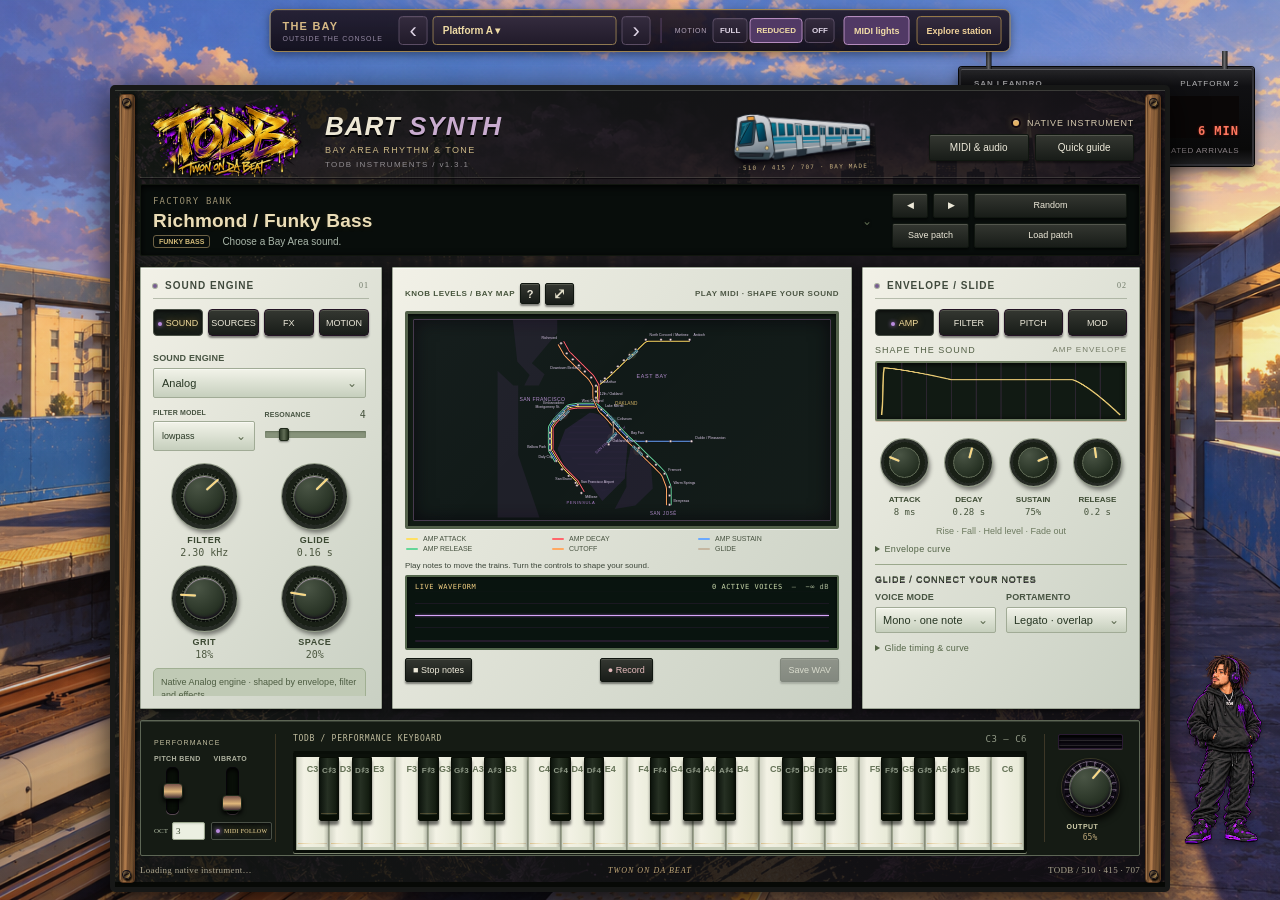
<file: ui/index.html>
<!doctype html><html lang="en"><head><meta charset="utf-8"><meta name="viewport" content="width=device-width"><title>TODB · BART SYNTH</title><link rel="stylesheet" href="native.css"><link rel="stylesheet" href="hardware.css"><link rel="stylesheet" href="polish.css"><link rel="stylesheet" href="studio.css"><link rel="stylesheet" href="environment.css"><link rel="stylesheet" href="scene-console.css"></head><body><div id="environmentScene" aria-label="Bay Area environment"></div><div id="environmentDock"></div><div id="environmentToast" role="status" aria-live="polite"></div><div class="synth-console">
<div class="case-screws" aria-hidden="true"><i></i><i></i><i></i><i></i></div>
<header><div class="brand"><img src="todb-graffiti.png" alt="TODB / twon on da beat"></div><div class="title"><h1>BART <span>SYNTH</span></h1><small>BAY AREA RHYTHM &amp; TONE</small><span class="edition">TODB INSTRUMENTS / v1.3.1</span></div><div class="train-badge"><img src="bart-train.svg" alt="Hand-drawn silver and blue rapid transit cars"><span>510 / 415 / 707 · BAY MADE</span></div><div class="header-actions"><small><i class="power-led"></i><span id="mode">NATIVE INSTRUMENT</span></small><button id="devices">MIDI &amp; audio</button><button id="help">Quick guide</button></div></header>
<section class="display"><div class="patch-info"><small id="count">FACTORY BANK</small><select id="bank" aria-label="Preset"></select><div><span id="category">FUNKY BASS</span><span id="description">Choose a Bay Area sound.</span></div></div><div class="tools"><button id="prev" aria-label="Previous preset">◀</button><button id="next" aria-label="Next preset">▶</button><button id="random">Random</button><button id="save">Save patch</button><button id="load">Load patch</button><input id="file" type="file" accept=".json" hidden></div></section>
<main><section class="left panel"><div class="module-label"><i></i>SOUND ENGINE<span>01</span></div><nav id="tabs"><button data-tab="main" class="active">Sound</button><button data-tab="osc">Sources</button><button data-tab="fx">FX</button><button data-tab="mod">Motion</button></nav><div id="controls"></div></section>
<section class="center panel"><div class="map-head"><span title="The trains visualize your sound controls">KNOB LEVELS / BAY MAP</span><button id="mapHelp" title="What does this map do?" aria-label="Explain the control map">?</button><button id="expandMap" title="Open large map">⤢</button><span class="play-hint">PLAY MIDI · SHAPE YOUR SOUND</span><select id="route" hidden></select></div><div class="screen-bezel"><svg id="map" viewBox="0 0 784 630" aria-label="Bay Area routes: trains follow controls"></svg></div><div id="mapLegend" class="map-foot"></div><p class="map-hint">Play notes to move the trains. Turn the controls to shape your sound.</p><div class="scope-panel"><div class="scope-head"><span>LIVE WAVEFORM</span><span id="voices">0 ACTIVE VOICES</span><span id="pitch">—</span><span id="level">−∞ dB</span></div><canvas id="scope" width="1100" height="140"></canvas><div id="levelBar"><i></i></div></div><div class="transport"><button id="panic">■ Stop notes</button><button id="record">● Record</button><button id="wav" disabled>Save WAV</button></div></section>
<section class="right panel"><div class="module-label"><i></i>ENVELOPE / SLIDE<span>02</span></div><nav id="envtabs"><button data-env="amp" class="active">Amp</button><button data-env="filter">Filter</button><button data-env="pitch">Pitch</button><button data-env="mod">Mod</button></nav><div class="env-heading"><span>SHAPE THE SOUND</span><small id="envName">AMP ENVELOPE</small></div><canvas id="envelope" width="420" height="116"></canvas><div id="env"></div><div class="glide-heading">GLIDE / CONNECT YOUR NOTES</div><div class="small-controls" id="voiceControls"></div></section></main>
<section class="piano-panel"><div class="performance"><span>PERFORMANCE</span><div id="wheels"></div><div class="octave-strip"><label>OCT <input id="octave" type="number" min="-1" max="7" value="3"></label><button id="followMidi" class="active" aria-pressed="true" title="Show the octave of incoming MIDI notes">MIDI FOLLOW</button></div></div><div class="keybed"><div class="keybed-label"><span>TODB / PERFORMANCE KEYBOARD</span><small id="keyRange">C3 – C6</small></div><div id="keys"></div></div><div class="output-module"><div class="vent" aria-hidden="true"></div><div id="outputControl" class="main-output"></div></div></section>
<footer><span id="notice">Loading native instrument…</span><span class="producer-stamp">TWON ON DA BEAT</span><span>TODB / 510 · 415 · 707</span></footer></div><dialog id="dialog"><button id="close" aria-label="Close">×</button><div id="dialogBody"></div></dialog><script type="module" src="native.js"></script></body></html>
</file>
<file: ui/native.css>
:root{color-scheme:dark;--gold:#e9c66c;--gold-soft:#9b7943;--purple:#b570ec;--ink:#13091f;--text:#eee3f6}*{box-sizing:border-box}.synth-console{margin:0;padding:12px;background:#16091e url('purple-bay-leaves.png') center/cover fixed;color:var(--text);font:12px 'Segoe UI',sans-serif;min-width:1060px;min-height:780px}.synth-console:before{content:'';position:absolute;inset:0;background:linear-gradient(180deg,#15061a20,#14091d52);pointer-events:none}.synth-console>*{position:relative}button,select,input{font:inherit;color:inherit}button{background:linear-gradient(#36213f,#1c1029);border:1px solid #866138;border-radius:6px;padding:7px 10px;cursor:pointer;box-shadow:inset 0 1px #f0c36112;transition:background .13s,border-color .13s}button:hover,button.active{border-color:var(--gold);color:#f5d875;background:linear-gradient(#64417b,#392048)}button:focus-visible,.dial:focus-visible{outline:2px solid #e8b6ff;outline-offset:3px}button:disabled{opacity:.4;cursor:default}input{accent-color:var(--purple);width:100%;background:#170d23;border:1px solid #79603b;border-radius:4px}input[type=number]{width:53px;padding:4px}header{display:flex;align-items:center;gap:24px;height:104px;padding:0 18px}.brand{display:flex;flex-direction:column;align-items:center;min-width:168px;transform:rotate(-4deg)}.brand strong{font:italic 900 54px Impact,'Segoe UI',sans-serif;letter-spacing:3px;color:#bd70e3;-webkit-text-stroke:1.4px var(--gold);text-shadow:3px 4px 0 #090311,5px 6px 0 #b18432,0 0 25px #b87b9255}.brand>span{font:italic 13px 'Segoe Print',cursive;color:#f2cf79;text-shadow:1px 2px #100313}.title h1{margin:0;font-size:30px;letter-spacing:3px;font-style:italic;font-weight:900;color:#f2d47f;text-shadow:3px 3px #15061f}.title h1 span{color:#dfbbf8}.title small{display:block;font-size:9px;letter-spacing:3px;color:#ccb2d4;margin-top:6px}header img{width:265px;height:100px;object-fit:contain;filter:drop-shadow(2px 6px 4px #000a);margin-left:auto}.header-actions{display:grid;grid-template-columns:1fr 1fr;gap:7px;min-width:208px}.header-actions small{grid-column:span 2;text-align:right;font-size:9px;letter-spacing:1.5px;color:#efd59d}.header-actions button{font-size:10px;padding:7px 9px}.display{display:flex;gap:18px;align-items:center;height:89px;padding:10px 17px;border:1px solid #a4824a;border-radius:10px;background:linear-gradient(100deg,#160e27ed,#211034ef);box-shadow:inset 0 0 0 3px #0d0714,inset 0 0 27px #a069bc10,0 4px 10px #0005}.patch-info{flex:1;min-width:0}.patch-info>small{font-size:9px;letter-spacing:1.4px;color:#ab895b}.patch-info>div{display:flex;gap:12px;align-items:center;white-space:nowrap;overflow:hidden;margin-top:5px}.patch-info #category{font-size:9px;font-weight:700;color:#f0d385;padding:3px 7px;border:1px solid #927137;border-radius:3px;flex:none}.patch-info #description{font-size:10px;color:#bca8c9;text-overflow:ellipsis;overflow:hidden}.tools{width:235px;display:grid;grid-template-columns:36px 36px 1fr;gap:5px}.tools #save,.tools #load{grid-column:span 1}.tools #save{grid-column:span 2}.tools button{font-size:10px;padding:7px 6px}main{display:grid;grid-template-columns:230px minmax(470px,1fr) 242px;gap:10px;margin:11px 0;height:476px}.panel{padding:11px;border:1px solid #bd9452;border-radius:11px;background:linear-gradient(145deg,#2c1239ed,#150c25f5);box-shadow:inset 0 0 0 3px #140c22,inset 0 1px #fff1,0 4px 9px #0005;min-width:0;overflow:hidden}nav{display:flex;gap:4px;margin-bottom:10px}nav button{flex:1;text-transform:uppercase;font-size:9px;padding:7px 2px;border-color:#806039;border-radius:4px}.control{display:block;margin:9px 0;min-width:0}.control>span{display:flex;justify-content:space-between;gap:5px;align-items:center;font-size:9px;text-transform:uppercase;color:#cdbbd8}.control output{color:#f5d87c;font:10px Consolas,monospace;flex:none}.control input[type=range]{margin:7px 0 0;border:0;height:7px}.control select{width:100%}.knobs{display:grid;grid-template-columns:1fr 1fr;gap:12px 6px;padding:8px 0}.knob{text-align:center;touch-action:none}.dial{width:65px;height:65px;margin:0 auto 7px;position:relative;border-radius:50%;border:2px solid #eccf74;background:radial-gradient(circle at 32% 22%,#d5a6ec,#77498f 28%,#361448 62%,#13091f 63%,#211329 78%,#866533 81%,#231427 88%);box-shadow:0 0 0 3px #170b26,0 0 0 4px #97713c,2px 5px 8px #0008}.dial:before{content:'';position:absolute;inset:12px;border:1px solid #d3a0df44;border-radius:50%}.dial:after{content:'';position:absolute;left:29px;top:8px;width:3px;height:19px;background:#f9d984;box-shadow:0 0 5px #e9c468;border-radius:2px;transform:rotate(var(--angle));transform-origin:50% 23px}.knob label{display:block;font-size:9px;letter-spacing:.9px;margin-top:5px}.knob output{display:block;font:10px Consolas,monospace;color:#f9d983;margin-top:3px}.knob input{width:83%;height:5px;margin:6px 0 0}#controls{max-height:424px;overflow:auto;padding:0 4px 8px 0;scrollbar-width:thin;scrollbar-color:#806239 #23102f}.source-note{font-size:9px;line-height:1.6;color:#c8aed9;border:1px solid #654073;border-radius:5px;padding:7px;margin:8px 0}.map-head{display:flex;gap:6px;align-items:center;height:25px;font-size:9px;letter-spacing:.7px;color:#e1c775}.map-head>span{white-space:nowrap}.map-head #expandMap{padding:2px 7px;font-size:15px}.map-head .pick{margin-left:auto;max-width:195px;font-size:9px}#map{display:block;height:268px;width:100%;margin-top:5px;background:radial-gradient(ellipse at 52% 44%,#321e44a6,#170d26);border:1px solid #675034;border-radius:7px}#map .station{cursor:pointer}#map .station:hover circle:first-of-type{fill:#f9d981;r:6}#map text{pointer-events:none;font-family:'Segoe UI',sans-serif}.map-foot{display:grid;grid-template-columns:repeat(3,1fr);gap:3px 7px;padding:7px 0;font-size:8px}.map-foot span{display:flex;align-items:center;gap:5px;white-space:nowrap}.map-foot i{width:15px;height:3px;border-radius:3px;display:inline-block}.scope-panel{border:1px solid #765332;border-radius:7px;background:#110a1c;padding:7px 9px}.scope-head{display:flex;align-items:center;gap:12px;font:8px Consolas,monospace;color:#cbaa70;letter-spacing:.5px}.scope-head span:first-child{margin-right:auto;color:#f3d183}#scope{display:block;width:100%;height:58px}#levelBar{height:3px;background:#382142;border-radius:3px;overflow:hidden}#levelBar i{display:block;height:100%;width:0;background:linear-gradient(90deg,#7b49b2,#d8a4fb,#f1d68b);transition:width .07s}.transport{display:flex;gap:5px;align-items:center;justify-content:space-between;padding-top:9px}.transport button{font-size:9px;padding:6px}.transport label{font-size:9px;white-space:nowrap}.transport input{width:45px;font-size:9px}.env-heading{display:flex;justify-content:space-between;font-size:8px;color:#d1b974;letter-spacing:.4px;margin:2px 0 7px}.env-heading small{font-size:8px;color:#be99d4}#envelope{width:100%;height:68px;background:#160d21;border:1px solid #705336;border-radius:6px}.env-faders{display:grid;grid-template-columns:repeat(4,1fr);gap:5px;margin-top:6px}.env-faders label{text-align:center;font-size:10px;color:#d6bcf0}.env-faders input{writing-mode:vertical-lr;direction:rtl;appearance:slider-vertical;height:93px;width:19px;display:block;margin:7px auto}.env-faders output{display:block;font:9px Consolas,monospace;color:var(--gold)}.glide-heading{font-size:9px;color:#f1cd80;border-top:1px solid #735335;margin-top:10px;padding-top:10px;letter-spacing:.8px}.small-controls{display:grid;grid-template-columns:1fr 1fr;gap:1px 8px;margin-top:2px}.tag{font:italic 16px 'Segoe Print',cursive;color:#d9aae9;transform:rotate(-4deg);text-align:right;margin:9px 5px 0;text-shadow:2px 2px #070311}.tag span{color:#e9c66c}.piano-panel{display:flex;align-items:center;gap:14px;padding:10px 13px;border:1px solid #a37b45;border-radius:9px;background:linear-gradient(100deg,#241232ee,#120b20f7);box-shadow:inset 0 0 0 3px #170c23}.piano-panel>span{font-size:10px;color:#e5c77c;letter-spacing:.8px;line-height:16px;min-width:118px}.piano-panel small{display:block;color:#c4a7d3;font-size:7px;letter-spacing:.8px}.piano-panel label{font-size:9px;max-width:55px;color:#d3b6df}.piano-panel input{display:block;margin-top:7px}#keys{display:flex;position:relative;height:75px;flex:1;overflow:hidden}#keys button{flex:1;min-width:16px;padding:54px 0 0;border-radius:0 0 3px 3px;border:1px solid #7b695f;background:linear-gradient(#f6edf9,#dbcedd 80%,#baa8bf);color:#715580;font-size:8px;box-shadow:inset 0 -4px #c0aec6}#keys button.black{min-width:17px;background:linear-gradient(90deg,#130c21,#33273d,#100a19);color:#d6bbed;height:48px;margin:0 -8px;padding:27px 0 0;z-index:2;box-shadow:inset 0 -5px #090511;border-color:#715581}#keys button.held{background:#9c5dc6;box-shadow:inset 0 -4px #5b307c;color:white}footer{display:flex;justify-content:space-between;gap:10px;margin-top:9px;color:#c7accf;font-size:9px}footer>span:first-child{overflow:hidden;white-space:nowrap;text-overflow:ellipsis}dialog{background:linear-gradient(140deg,#32173fed,#130b23f7);color:#eee0f5;border:1px solid #dbb35b;border-radius:12px;width:650px;max-width:90vw;max-height:91vh;padding:23px;box-shadow:0 0 0 4px #170b23,0 15px 100px #000b}dialog::backdrop{background:#090211ce;backdrop-filter:blur(4px)}dialog h2{color:#f0d284;letter-spacing:1px;font-size:21px}dialog h3{color:#d7a8ee;font-size:13px}dialog p{font-size:12px;line-height:1.7;color:#d2badf}dialog #close{float:right;font-size:18px;padding:2px 10px}.dialog-grid{display:grid;grid-template-columns:1fr 1fr;gap:8px 15px}dialog input[type=number]{width:100%;margin-top:6px}dialog.large-map{width:890px}.large-map svg{width:100%;height:min(68vh,600px)}.pick{display:block;position:relative;min-width:0}.pick>select{position:absolute;opacity:0;pointer-events:none;inset:0;width:100%}.pick>button{display:flex;align-items:center;justify-content:space-between;width:100%;min-width:0;gap:10px;padding:7px 9px;background:linear-gradient(#331b43,#1d102d);border-color:#8e6839;color:#edcc79;text-align:left}.pick>button span{min-width:0;overflow:hidden;white-space:nowrap;text-overflow:ellipsis}.pick>button b{font-size:12px;font-weight:400;color:#ce9be8}.pick>button[aria-expanded=true]{border-color:#e5c577;background:#402152}.patch-info>.pick>button{font-size:20px;letter-spacing:.2px;padding:1px 0;border:0;background:transparent}.popup{position:fixed;z-index:1000;overflow:auto;max-height:300px;padding:5px;border:1px solid #e2bb65;border-radius:8px;background:linear-gradient(135deg,#361545,#170c26);box-shadow:0 10px 45px #000b,0 0 0 3px #13081e;scrollbar-color:#bc9455 #241130}.popup button{display:flex;gap:12px;width:100%;border:0;box-shadow:none;border-radius:4px;background:none;text-align:left;color:#decae9;font-size:11px;padding:9px}.popup button:hover,.popup button[aria-selected=true]{background:#63387b;color:#ffdc87}.popup .choice-mark{color:#f2d487;width:10px;flex:none}.popup .group-heading{padding:7px 10px;font-size:9px;color:#dab466;text-transform:uppercase;letter-spacing:1.1px;position:sticky;top:-5px;background:#281235}.control .pick{margin-top:5px}.badge{border:1px solid #745836;border-radius:4px;padding:7px;color:#dbbd82;font-size:10px}.devices-note{padding:10px;background:#1c0d2d;border-left:3px solid #b873df}@media(min-width:1350px){main{grid-template-columns:255px minmax(470px,1fr) 255px}.tag{margin-top:5px}#map{height:268px}}@media(max-height:790px){header{height:88px}main{height:467px;margin:9px 0}.piano-panel{padding:8px 13px}#map{height:260px}}@media(prefers-reduced-motion:reduce){*{transition:none!important}}

/* Purple handheld-style case: original Bay Area markings. */
.synth-console{border:5px solid #694080;border-radius:23px;box-shadow:inset 0 0 0 2px #d9a6eb77,inset 0 0 0 7px #180a22,inset 0 0 24px #bc7be633;background-color:#190b26}.synth-console:after{content:'';position:fixed;inset:9px;border:1px solid #aa83bf55;border-radius:15px;pointer-events:none}header{border-bottom:1px solid #bc885732;margin-bottom:8px}.panel{border-color:#a58042;box-shadow:inset 0 0 0 3px #271235,inset 0 0 22px #a76acc08,0 4px 9px #0005}.dial:before{background:url('knob-bay.svg') center/contain no-repeat;opacity:.55;inset:12px;border:0;transform:rotate(var(--angle))}.dial label{position:absolute}.dial[data-city]:after{background:#f9d984}.knob{position:relative}.knob:after{content:attr(data-city);position:absolute}.dial[data-city]{--city:attr(data-city)}.dial[data-city]:before{content:attr(data-city);display:flex;align-items:flex-end;justify-content:center;padding-bottom:0;font:7px Consolas;color:#fff0;transform:rotate(var(--angle))}.left .knob:nth-child(2) .dial{border-color:#d0a2f1;background:radial-gradient(circle at 32% 22%,#e1c0f2,#8150a1 28%,#44165e 62%,#13091f 63%,#211329 78%,#a787c6 81%,#231427 88%)}.left .knob:nth-child(3) .dial{background:radial-gradient(circle at 32% 22%,#efd697,#987135 28%,#473020 62%,#13091f 63%,#211329 78%,#bd8a39 81%,#231427 88%)}.dial[data-city="510"]:before{background-image:url('knob-bay.svg')}.dial[data-city="415"]:before{background-image:url('knob-leaf.svg')}.dial[data-city="707"]:before{background-image:url('knob-bay.svg')}.dial[data-city="SF"]:before{background-image:url('knob-leaf.svg')}

.right .control{margin:5px 0}.right .control>span{font-size:8px;white-space:nowrap}.right .pick>button{font-size:10px;padding:6px 8px}.right .tag{display:none}.env-faders input{height:79px}#envelope{height:61px}.piano-panel .main-output{width:84px;flex:none}.main-output .control>span{display:block;font-size:8px}.main-output output{display:block;margin-top:4px}.piano-panel .main-output input{width:100%}.piano-panel .main-output .control{margin:0}.map-head .pick{font-size:8px}
.popup-search{position:sticky;top:0;z-index:1;padding:9px;margin:0 0 4px;width:100%;background:#1b0e2c;border:1px solid #a47a43;color:#ecd4fb;outline-color:#ebc778}.popup button[hidden]{display:none}.popup .group-heading[hidden]{display:none}
header{height:92px}.display{height:80px}main{height:463px}#map{height:254px}.piano-panel{padding-top:8px;padding-bottom:8px}header img{height:88px}@media(max-height:790px){header{height:82px}main{height:455px}#map{height:246px}}
.brand{min-width:194px;width:194px;transform:none}.brand img{width:194px;height:94px;margin:0;object-fit:contain;filter:drop-shadow(0 3px 3px #0008)}.title small{letter-spacing:1.9px}#keys button{touch-action:none}@media(max-height:790px){.brand img{height:83px}}
</file>
<file: ui/hardware.css>
/* TODB manufacturer-style chassis. Real controls remain separate from material textures. */
.synth-console{padding:12px 16px 11px;border:7px solid #201428;border-radius:18px;background-image:linear-gradient(100deg,#2b14364a,#0b080e40),url('purple-bay-leaves.png');background-position:center;background-size:cover;box-shadow:inset 0 0 0 2px #ba9353,inset 0 0 0 5px #211129,inset 0 4px 6px #d9b2ed66,inset 0 -9px 16px #050206c9,0 6px 16px #000b;min-height:780px}.synth-console:before{background:linear-gradient(180deg,#21132922,#06040933);border-radius:18px}.synth-console:after{inset:11px;border-radius:10px;border:1px solid #d2a65755;box-shadow:inset 0 2px 2px #dfb6e033}.case-screws{position:absolute;inset:0;pointer-events:none}.case-screws i{position:absolute;width:9px;height:9px;border-radius:50%;background:linear-gradient(125deg,#d3ae77,#31251d 45%,#ac8a50 75%,#281b17);box-shadow:inset 0 0 0 1px #141017,1px 2px 2px #000}.case-screws i:after{content:'';position:absolute;left:2px;right:2px;top:4px;height:1px;background:#100b0d;transform:rotate(-24deg)}.case-screws i:nth-child(1){left:7px;top:8px}.case-screws i:nth-child(2){right:7px;top:8px}.case-screws i:nth-child(3){left:7px;bottom:8px}.case-screws i:nth-child(4){right:7px;bottom:8px}
header{height:76px;gap:24px;padding:0 13px;margin-bottom:6px;border-bottom:1px solid #b292514a;box-shadow:0 1px #09060bc9}.brand{width:168px;min-width:168px}.brand img{width:168px;height:80px;filter:drop-shadow(0 1px 1px #0006)}.title h1{font-size:28px;letter-spacing:2px;text-shadow:1px 2px #130912,0 -1px #f9e4b144}.title small{font-size:8px;letter-spacing:1.7px;margin-top:3px;color:#e0c997}.edition{display:block;font:7px 'Segoe UI',sans-serif;letter-spacing:1.35px;color:#b59aaf;margin-top:5px}.train-badge{margin-left:auto;position:relative;transform:rotate(-1deg);width:208px;height:68px;padding:2px 8px 8px;border:1px solid #796c7477;border-radius:4px;background:linear-gradient(145deg,#b6a59818,#150e1755);box-shadow:inset 0 1px #ebdac633,1px 2px 4px #0007}.train-badge img{width:190px;height:56px;margin:0;filter:drop-shadow(0 3px 2px #0009)}.train-badge span{position:absolute;bottom:4px;left:0;right:0;text-align:center;font:6px Consolas,monospace;color:#d0b987;letter-spacing:1.2px}.header-actions{min-width:205px;gap:6px}.header-actions small{display:flex;justify-content:flex-end;align-items:center;gap:8px;font-size:8px;letter-spacing:.8px}.power-led,.module-label i{display:inline-block;width:6px;height:6px;flex:none;border-radius:50%;background:#e5b365;box-shadow:0 0 0 2px #12090f,0 0 7px #f6c36599,inset 0 1px #fff5}
button{border-radius:3px;border:1px solid #261722;background:linear-gradient(#61456c,#38213f 38%,#29162f 90%,#110b15);box-shadow:inset 0 1px #dbbce759,inset 1px 0 #96768b33,0 2px 0 #0a060e,0 3px 4px #0007;font-size:10px}button:hover{background:linear-gradient(#765782,#44264d);border-color:#b6915d;box-shadow:inset 0 1px #e2c5ea66,0 2px 0 #0a060e,0 3px 5px #0008}button:active{transform:translateY(1px);box-shadow:inset 0 2px 4px #14091c}button.active{border-color:#b09258;background:linear-gradient(#2c172f,#170d1e);box-shadow:inset 0 2px 4px #06020a,0 1px #94714b55;color:#f2d590;text-shadow:0 0 7px #e3aa3888}
.display{height:66px;border:2px solid #171117;border-radius:5px;padding:7px 12px;background:linear-gradient(100deg,#100a15f7,#191024f5);box-shadow:0 1px #c2a97c66,inset 0 2px 8px #000,inset 0 -1px #d6b9e11a;gap:20px}.patch-info>small{font:8px Consolas,monospace;letter-spacing:1.2px;color:#a7895c}.patch-info>.pick>button{font-size:18px;font-family:'Segoe UI',sans-serif;color:#ead790;text-shadow:0 0 8px #caa04422}.patch-info>div{margin-top:2px}.patch-info #description{font-size:9px}.patch-info #category{font-size:7px;border-color:#665339;padding:2px 5px}.tools{gap:5px;width:235px}.tools button{padding:5px 6px;font-size:9px;min-height:22px}
main{height:446px;grid-template-columns:228px minmax(450px,1fr) 248px;gap:11px;margin:10px 0}.panel{position:relative;padding:11px 12px;border:1px solid #7c613d;border-radius:5px;background-image:linear-gradient(125deg,#3c234bea,#1a1020f5),url('purple-bay-leaves.png');background-size:auto,800px;background-position:center,20% 65%;box-shadow:inset 0 1px #bc94bf66,inset 0 -2px 4px #000b,0 2px 3px #000a;overflow:hidden}.left{background-position:center,15% 53%}.right{background-position:center,89% 35%;overflow:auto;scrollbar-width:thin;scrollbar-color:#8b6b3c #211128}.module-label{display:flex;align-items:center;gap:8px;font-size:8px;letter-spacing:1.5px;color:#e3c47f;margin:0 0 9px;font-weight:600;text-shadow:0 1px #070208}.module-label span{margin-left:auto;color:#9d829d;font:7px Consolas}.module-label i{width:4px;height:4px;background:#b688d9;box-shadow:0 0 0 1px #170b23,0 0 4px #ca8ffbaa}nav{gap:4px;margin-bottom:7px}nav button{font-size:8px;padding:6px 2px;border-color:#231324;height:26px}.control{margin:8px 0}.control>span{font-size:8px;letter-spacing:.3px;color:#d5c1d9}.control output{font-size:9px;color:#efcf83;font-variant-numeric:tabular-nums}#controls{max-height:370px;padding-right:3px;scrollbar-color:#8e6c3e #24162c}.source-note{font-size:8px;line-height:1.55;background:#100a1677;border-color:#594160;color:#b9a4c4;padding:6px;margin:8px 0}.pick>button{border-radius:3px;background:linear-gradient(#140d1b,#211427);border:1px solid #0c080e;box-shadow:inset 0 2px 4px #000b,0 1px #c29a6955;color:#dac18b;padding:6px 8px;font-size:10px}.pick>button[aria-expanded=true]{border-color:#a57b43;background:#2b1936}.pick>button b{color:#baa08a}.popup{border-radius:4px;background:linear-gradient(#291832,#110b18);border-color:#b39155;box-shadow:0 12px 35px #000c,inset 0 1px #c9acdb44}.popup button{box-shadow:none}.popup-search{font:11px 'Segoe UI',sans-serif}.popup .group-heading{font-family:Consolas,monospace}
.knobs{padding:9px 2px 6px;gap:13px 12px}.knob{padding:2px 0}.dial{width:66px;height:66px;border:3px solid #161219;margin-bottom:9px;background:radial-gradient(circle at 34% 20%,#ba87c8,#5e3971 32%,#281835 66%,#09050e 67%,#27202d 79%,#100c16 82%);box-shadow:0 0 0 1px #bd995555,0 1px 0 3px #2a1b31,3px 6px 6px #000a,inset 0 1px 2px #f1cbed77,inset 0 -3px 4px #100715;cursor:ns-resize}.dial:before{inset:13px;opacity:.4;filter:drop-shadow(0 1px #060306)}.dial:after{left:28px;top:6px;width:3px;height:16px;transform-origin:50% 24px;background:#f4d391;box-shadow:0 0 3px #c68f4455}.left .knob:nth-child(2) .dial{border-color:#1c1224;background:radial-gradient(circle at 35% 20%,#b7a2ce,#655179 32%,#302037 66%,#0c0711 67%,#25182e 79%,#100c16 82%)}.left .knob:nth-child(3) .dial{border-color:#201b15;background:radial-gradient(circle at 35% 20%,#e0cf9c,#8a754b 32%,#433320 66%,#0c0711 67%,#372c21 79%,#100c16 82%)}.left .knob:nth-child(4) .dial{background:radial-gradient(circle at 35% 20%,#b3a1c8,#635671 32%,#322b3c 66%,#09050e 67%,#27202d 79%,#100c16 82%)}.knob label{font-size:8px;letter-spacing:.65px;color:#e3cda4;font-weight:600;text-shadow:0 1px #08030e}.knob output{font-size:9px;margin-top:3px}.knob input{margin-top:6px;height:5px}
input[type=range]{appearance:none;height:5px;border:0;background:linear-gradient(#09060d,#281a30);box-shadow:0 1px #c2a0ce44,inset 0 1px 2px #000;border-radius:2px;cursor:pointer}input[type=range]::-webkit-slider-thumb{appearance:none;width:11px;height:11px;border-radius:2px;border:1px solid #301d17;background:linear-gradient(100deg,#b88445,#f5d79b 35%,#af823e 70%,#866338);box-shadow:0 1px 2px #000, inset 0 1px #faedc899}input[type=range]::-moz-range-thumb{width:11px;height:11px;border-radius:2px;border:1px solid #352214;background:#e4bd76}input[type=number]{background:#0d0813;border-color:#251829;border-radius:2px;box-shadow:inset 0 2px 3px #000,0 1px #ae8e6b44;color:#e1cb98;font:9px Consolas}
.center{background-image:linear-gradient(140deg,#1f1724f5,#130e19f8),url('purple-bay-leaves.png');padding:10px}.map-head{height:27px;color:#d6bf87;font-size:8px;letter-spacing:1.2px;margin-bottom:4px}.map-head #expandMap{font-size:15px;height:22px;line-height:16px;padding:1px 7px}.map-head .pick{max-width:197px}.map-head .pick>button{font:8px Consolas;padding:6px}.screen-bezel{padding:6px;border:3px solid #09070c;border-radius:5px;background:#221627;box-shadow:inset 0 1px 3px #695b6e,0 1px #c1a26c66,0 2px 4px #0009;position:relative}.screen-bezel:after{content:'';position:absolute;inset:6px;background:linear-gradient(135deg,#d8baed06,transparent 42%,#f2d09703);pointer-events:none}#map{height:225px;margin:0;border:1px solid #473a4e;border-radius:1px;background:radial-gradient(ellipse at 50% 45%,#251b35,#100d17);box-shadow:inset 0 0 18px #050209b3}.map-foot{padding:6px 1px;gap:3px 6px;font:7px 'Segoe UI',sans-serif;color:#c7b6cf}.map-foot i{height:2px;width:12px}.scope-panel{padding:6px 8px;border-radius:3px;border:2px solid #0a070d;background:#09080f;box-shadow:inset 0 1px 6px #000,0 1px #86705655}.scope-head{font-size:7px;letter-spacing:.5px;gap:9px;color:#ab9674}#scope{height:49px}#levelBar{height:2px;background:#241b2b}.transport{padding-top:8px;gap:7px}.transport button{font-size:8px;padding:5px 8px;height:24px}.transport label{font:8px Consolas;color:#c9ad80}.transport input{font-size:9px;padding:4px;min-height:21px}.transport #record{color:#e4babb}
.right .control{margin:4px 0}.right .control>span{font-size:8px}.env-heading{font-size:7px;letter-spacing:1px;margin-bottom:6px}.env-heading small{font-size:7px}#envelope{height:50px;border:2px solid #0c0712;border-radius:3px;background:#100b16;box-shadow:0 1px #ab815c66,inset 0 1px 5px #000}.env-faders{margin-top:8px;gap:10px}.env-faders label{font-size:9px;color:#d7bd95}.env-faders input{appearance:none;width:12px;height:73px;margin:7px auto;background:linear-gradient(90deg,#070509,#2c1e32,#08060c);border:1px solid #09060c;box-shadow:0 1px #b79cab44,inset 0 0 3px #000;border-radius:2px}.env-faders input::-webkit-slider-thumb{appearance:none;width:24px;height:16px;border:1px solid #1a0f14;border-radius:2px;background:repeating-linear-gradient(0deg,#b09765 0 2px,#514333 2px 3px,#d7c18a 3px 4px);box-shadow:0 2px 3px #000b,inset 0 1px #efd8a6aa}.env-faders output{font-size:8px;color:#edcd88}.env-faders+.control{margin-top:8px}.glide-heading{margin-top:7px;padding-top:8px;font-size:8px;letter-spacing:.8px;border-color:#75603c66;text-shadow:0 1px #09020f}.small-controls{gap:2px 10px;margin-top:4px}.small-controls .control>span{font-size:7px;letter-spacing:.25px}.small-controls .pick>button{font-size:9px;padding:5px 6px}.right .control input[type=range]{margin-top:6px}
.piano-panel{height:136px;padding:10px 13px;gap:14px;border:1px solid #56472e;border-radius:5px;background:linear-gradient(155deg,#201628ee,#0d0a13f5);box-shadow:inset 0 3px 6px #000d,0 1px #b7945f66;align-items:stretch}.performance{width:122px;min-width:122px;border-right:1px solid #9b764b4d;padding-right:11px}.performance>span{font-size:7px;letter-spacing:1.1px;color:#d4b581}.performance #wheels{display:grid;grid-template-columns:1fr 1fr;gap:9px;margin-top:5px}.performance .control{margin:2px 0}.performance .control>span{display:block;font-size:7px;letter-spacing:.4px}.performance .control output{display:none}.performance input[type=range]{writing-mode:vertical-lr;direction:rtl;width:13px;height:47px;margin:5px 12px 2px;background:repeating-linear-gradient(0deg,#160e1c 0 4px,#26192e 4px 5px);border:1px solid #060409;border-radius:5px;box-shadow:0 1px #ba8dad66,inset 0 2px 4px #000}.performance input[type=range]::-webkit-slider-thumb{width:20px;height:16px;border-radius:4px;background:linear-gradient(0deg,#443037,#e0b77a 45%,#77534a);box-shadow:0 3px 4px #000}.octave-strip{display:flex;gap:6px;align-items:center;justify-content:space-between;margin-top:4px}.piano-panel .octave-strip label{display:flex;align-items:center;gap:4px;font:7px Consolas;max-width:none;color:#b69c7c}.piano-panel .octave-strip input{width:33px;margin:0;padding:3px}.octave-strip button{font:6px Consolas;letter-spacing:.3px;padding:5px 4px;white-space:nowrap}.keybed{min-width:0;flex:1;padding:0 3px 2px}.keybed-label{display:flex;justify-content:space-between;font:7px Consolas,monospace;color:#b69a6d;letter-spacing:.8px;height:17px}.keybed-label small{font-size:6px;color:#a58cac;letter-spacing:.5px}#keys{height:98px;background:#070509;border:3px solid #08050b;border-radius:2px;box-shadow:inset 0 4px 9px #000,0 1px #ad8a5e88;overflow:hidden}#keys button{position:relative;min-width:13px;padding:76px 0 0;margin-right:1px;border-radius:0 0 3px 3px;border:1px solid #bb986044;border-top:0;background-image:linear-gradient(90deg,#e1b2ef12,#fff1 4%,transparent 13%,#11081940 86%,#eac79433 97%),linear-gradient(0deg,#211022aa,transparent 30%),url('key-marble.svg');background-size:auto,auto,330px 260px;background-position:center,center,var(--key-pos) 22%;color:#d8b882;font-size:7px;box-shadow:inset 0 2px 4px #000b,inset 0 -7px 0 #2c192f,inset 1px 0 #d5abd555,1px 0 1px #030205;transition:filter .12s,box-shadow .12s,transform .09s;background-color:#361743;outline-offset:-4px}#keys button:after{content:'';position:absolute;left:1px;right:1px;bottom:8px;height:1px;background:linear-gradient(90deg,#d2a35088,#f9d99333,#a77a4655);pointer-events:none}#keys button.black{height:63px;min-width:13px;margin:0 -7px;padding:45px 0 0;border:1px solid #170c1a;border-top:0;background-image:linear-gradient(90deg,#08050edd,#49345388 24%,#29153599 66%,#050307f0),linear-gradient(0deg,#0f071d 2%,transparent 65%),url('key-marble.svg');background-size:auto,auto,280px 260px;background-position:center,center,var(--key-pos) 70%;box-shadow:inset 0 -6px #09050f,inset 1px 0 #9e798188,2px 4px 3px #000b;color:#c1a478;z-index:2;font-size:6px;border-radius:0 0 3px 3px}#keys button.black:after{bottom:6px;background:#dab37144}#keys button.held{filter:brightness(1.65) saturate(1.22);color:#fff2ba;box-shadow:inset 0 -6px #5e3555,inset 0 0 12px #edb96a7a,inset 0 1px #f4d8a7,0 0 9px #b669bf99;transform:translateY(2px);background-color:#744987}#keys button.black.held{filter:brightness(2.05);box-shadow:inset 0 -5px #201128,inset 0 0 8px #f0c8769c,0 0 5px #dcb773bb;color:#ffdfa4}.output-module{width:82px;min-width:82px;text-align:center;border-left:1px solid #8e704d55;padding-left:10px}.vent{height:15px;width:65px;margin:0 auto 10px;border-radius:2px;background:repeating-linear-gradient(0deg,#07050b 0 2px,#5e446444 2px 3px,#0d0a12 3px 5px);border:1px solid #291a32;box-shadow:inset 0 2px 2px #000,0 1px #9b789755}.piano-panel .main-output{width:70px}.main-output .dial{width:48px;height:48px;margin-bottom:7px;border-width:2px;box-shadow:0 0 0 1px #bb995066,2px 4px 4px #000b,inset 0 1px #debaf466}.main-output .dial:before{inset:10px}.main-output .dial:after{left:21px;top:4px;height:12px;transform-origin:50% 19px}.main-output .knob{padding:0}.main-output .knob label{font-size:7px}.main-output .knob input{display:none}.main-output .knob output{font-size:8px}footer{margin-top:8px;font:8px Consolas;color:#b7a28a;align-items:center;letter-spacing:.3px;height:12px}.producer-stamp{color:#d9b965;text-shadow:0 1px #10070d;font:italic 8px 'Segoe Print',cursive;letter-spacing:1px;flex:none}
@media(min-width:1350px){main{grid-template-columns:244px minmax(450px,1fr) 260px}#map{height:225px}}@media(max-height:790px){header{height:68px}.brand img{height:71px}.train-badge{height:62px}.train-badge img{height:51px}.display{height:61px}main{height:424px;margin:9px 0}#map{height:211px}#scope{height:43px}.piano-panel{height:130px}#controls{max-height:348px}.env-faders input{height:65px}.knobs{gap:9px 10px}.right .control{margin:3px 0}}
@media(prefers-reduced-motion:reduce){#keys button{transition:none}}

/* Knurled outer grips and engraved anodized caps. */
.left .knobs .knob .dial,.main-output .dial{border:2px solid #120e16;background:repeating-conic-gradient(from 2deg,#100b15 0deg 7deg,#5b4d62 7deg 10deg,#251d2c 10deg 13deg,#09060e 13deg 17deg);box-shadow:0 0 0 1px #a18a5744,inset 0 1px #b5a1bc88,inset 0 -2px #060309,2px 5px 6px #000b}
.left .dial[data-city]:before,.main-output .dial[data-city]:before{inset:7px;border-radius:50%;opacity:1;background-size:73% 73%,100% 100%;background-position:center;background-repeat:no-repeat;box-shadow:inset 0 1px 1px #eed2f2aa,inset 0 -2px 3px #14091de0,0 1px 2px #030205;filter:none}
.left .dial[data-city="510"]:before{background-image:url('knob-bay.svg'),radial-gradient(circle at 34% 20%,#bc98c9,#6b467c 35%,#301e40 85%)}
.left .dial[data-city="415"]:before{background-image:url('knob-leaf.svg'),radial-gradient(circle at 34% 20%,#c8b4d4,#756586 35%,#3c2b4c 85%)}
.left .dial[data-city="707"]:before{background-image:url('knob-bay.svg'),radial-gradient(circle at 34% 20%,#e5d4a4,#9b8555 35%,#544023 85%)}
.left .dial[data-city="SF"]:before,.main-output .dial[data-city="SF"]:before{background-image:url('knob-leaf.svg'),radial-gradient(circle at 34% 20%,#ad98c4,#685779 35%,#32253f 85%)}
.left .dial:after{left:26px;top:6px}.main-output .dial[data-city]:before{inset:5px;background-size:63% 63%,100% 100%}

.left{display:flex;flex-direction:column}.left .module-label,.left nav{flex:none}.left #controls{flex:1;min-height:0;max-height:none}.compact-filtering{display:grid;grid-template-columns:1fr 1fr;gap:10px}.compact-filtering .control{margin:3px 0 4px}.compact-filtering .control>span{font-size:7px;letter-spacing:.15px}.compact-filtering .pick>button{font-size:9px}.compact-filtering input[type=range]{margin-top:11px}.left .knobs{gap:8px;padding:9px 0 2px}.left .knob{padding:0}.left .dial{width:60px;height:60px;margin-bottom:6px}.left .dial:after{left:25px;top:4px;transform-origin:50% 22px}.left .knob label,.left .knob output{margin-top:2px}.left .knob input{margin-top:4px}.performance .control>span{font-size:7px}.left .source-note{margin-top:6px}
</file>
<file: ui/polish.css>
#keys button{position:relative;padding:0!important}#keys .note-label{position:absolute;top:6px;left:0;right:0;font:600 9px Segoe UI,sans-serif;letter-spacing:0;color:#e6d4ee;pointer-events:none;text-shadow:0 1px 2px #000}#keys .black .note-label{top:7px;color:#bba8cd;font-size:8px}#keys button.held .note-label{color:#fff} .keybed-label small{font:9px Consolas,monospace;letter-spacing:.5px}
</file>
<file: ui/studio.css>
/* Original TODB hardware panel: black chassis, light enamel modules and wood cheeks. */
:root{--gold:#d1b477;--purple:#a577d0}
.synth-console{padding:12px 25px 11px;border:5px solid #171817;border-radius:5px;background-color:#171916;background-image:linear-gradient(110deg,#151a16d9,#141117e0),url('purple-bay-leaves.png');box-shadow:inset 0 1px #878d7c55,inset 0 -5px #070906,0 4px 20px #000b}
.synth-console:before,.synth-console:after{content:'';position:absolute;top:4px;bottom:4px;width:14px;left:4px;right:auto;border:1px solid #5c391f;border-radius:4px;background:repeating-linear-gradient(92deg,#69462955 0 2px,#c0874e44 3px 5px,#55352155 6px 7px),linear-gradient(90deg,#52371f,#ac784b 38%,#6b492b 75%,#382819);box-shadow:inset 1px 0 #e2b37c77,2px 0 3px #0008;pointer-events:none;z-index:5}
.synth-console:after{left:auto;right:4px}.case-screws{z-index:6}
header{height:76px;padding:0 6px;gap:19px;border-bottom:1px solid #72736955}
.brand,.brand img{width:160px;min-width:160px}.brand img{height:76px}
.title h1{font-size:26px;letter-spacing:1px;color:#eee8d5;text-shadow:0 2px #000}.title h1 span{color:#c9accf}.title small{font-size:9px;color:#cbb785;letter-spacing:1.4px}.edition{font-size:8px;color:#928e92}
.train-badge{width:210px;border:0;background:none;box-shadow:none;opacity:.92}.header-actions{min-width:205px}.header-actions small{color:#d4c8ae;font-size:9px}
button{background:linear-gradient(#343731,#181c18);border:1px solid #101610;border-radius:2px;box-shadow:inset 0 1px #d3d5c433,0 2px 2px #0007;color:#ede9d9;font-size:11px}
button:hover{background:linear-gradient(#444940,#252b23);border-color:#bba675}button.active{background:#171c18;color:#f1db9c;border-color:#4b5147;box-shadow:inset 0 2px 3px #0007}
button.active:before{content:'';display:inline-block;width:4px;height:4px;background:#bc8de1;border-radius:50%;margin-right:4px;box-shadow:0 0 4px #b987e3}
.display{height:72px;border:1px solid #11160f;border-radius:2px;background:#080d0b;box-shadow:inset 0 2px 7px #000}.patch-info>small{color:#998f70;font-size:9px}.patch-info>.pick>button{color:#ebddb6;font:600 19px 'Segoe UI',sans-serif;background:none;border:0;box-shadow:none}.patch-info #category{border-color:#6e6245;color:#d4bb79}.patch-info #description{color:#aab7aa;font-size:10px}.tools button{min-height:25px}
main{grid-template-columns:242px minmax(430px,1fr) 278px;gap:10px;margin:11px 0;height:442px}
.panel,.left,.right,.center{padding:12px;background:#d7dbce;background-image:linear-gradient(125deg,#f2f1e7,#c9d0c3);border:1px solid #9da595;border-radius:1px;box-shadow:inset 0 1px #fff9,0 2px 5px #0008;color:#263126}
.module-label{color:#404a3d;font:600 10px 'Segoe UI',sans-serif;letter-spacing:1px;margin-bottom:10px;text-shadow:none;border-bottom:1px solid #85917c88;padding-bottom:7px}.module-label span{color:#6e7867;font-size:8px}.module-label i{background:#765c90;box-shadow:0 0 0 1px #a6ad9c}
nav{gap:5px;margin-bottom:9px}nav button{font-size:9px;height:27px;color:#ede9da}
.control>span,.right .control>span{font-size:9px;font-weight:600;color:#475442;letter-spacing:.15px}.control output{font:10px Consolas,monospace;color:#46533d}
.pick>button,.right .pick>button{border:1px solid #a1ab96;border-radius:2px;background:linear-gradient(#f2f3e9,#c6cfbd);box-shadow:inset 0 1px #fff7;color:#273623;font-size:11px;padding:7px 8px}.pick>button b{color:#5c694f}.pick>button[aria-expanded=true]{border-color:#77618b;background:#e4dbeb}
.knobs{gap:16px 14px;padding:10px 2px 6px}.dial,.left .knob:nth-child(n) .dial{width:65px;height:65px;border:4px solid #252a24;background:repeating-conic-gradient(from 0deg,#111710 0deg 6deg,#3d4339 6deg 10deg);box-shadow:0 0 0 1px #939c88,2px 4px 4px #0007,inset 0 0 0 5px #192016}
.dial{position:relative}.dial:before{content:'';inset:7px;opacity:1;border-radius:50%;background:radial-gradient(circle at 34% 24%,#4a5545,#283325 65%,#151d12);border:1px solid #5e6954;transform:none;color:transparent;font-size:0;filter:none}
.dial:after{left:27px;top:7px;width:2px;height:16px;background:#e5e7d6;transform-origin:50% 23px;box-shadow:0 0 1px #fff9}
.knob label{font-size:9px;font-weight:700;color:#3b4832;letter-spacing:.5px;text-shadow:none}.knob output{font:10px Consolas,monospace;color:#4e5942}.knob input{margin-top:7px}
input[type=range]{background:#87937b;box-shadow:inset 0 1px 2px #48564188;border-radius:1px;height:4px}input[type=range]::-webkit-slider-thumb{width:10px;height:13px;background:linear-gradient(90deg,#303c2a,#616d56,#24301d);border:1px solid #1f291a;box-shadow:0 1px 2px #0007}
.source-note{font-size:9px;background:#c0cab5;border:1px solid #a0af92;color:#4c5c41;line-height:1.45;padding:7px}.map-head{font:600 9px 'Segoe UI',sans-serif;letter-spacing:.5px;color:#47553d}.map-head .pick>button{font-size:9px}.map-head #expandMap{color:#e2dec9}
.screen-bezel{padding:5px;background:#111b13;border:3px solid #53614a;border-radius:2px;box-shadow:inset 0 2px 3px #000a,0 1px #fff9}#map{background:#111a18}
.map-foot{color:#3f5034;border-bottom-color:#9ca790}.map-foot span{color:#46513f;font-size:7px}
.scope-panel{background:#09140f;border:2px solid #54674d;border-radius:2px;box-shadow:inset 0 1px 3px #0009}.scope-head{color:#c9d8ab}.scope-head span{color:#c9d8ab}.scope-head #pitch,.scope-head #level{color:#a9b696}
.transport label{color:#526244}.transport button{font-size:9px;padding:6px 7px}.transport input,input[type=number]{background:#ecf0e2;color:#314128;border:1px solid #9ca78f;box-shadow:inset 0 1px 2px #69765d33}
.env-heading{color:#536046;font-size:9px}.env-heading small{color:#747c67;font-size:8px}#envelope{height:60px;border:2px solid #718064;background:#111a13;border-radius:2px}
.env-faders{gap:7px;margin-top:7px}.env-faders label{color:#3e4c34;font-weight:600}.env-faders input{height:90px;background:#6e7d61}.env-faders output{color:#46543c;font-size:10px}.glide-heading{color:#47583d;border-color:#9ba88c;font-size:9px;padding-top:9px;margin-top:10px}.right .control{margin:6px 0}
.piano-panel{padding:13px;background:#151b14;border:1px solid #5d6655;border-radius:2px;box-shadow:inset 0 1px #8d958344}.performance>span,.keybed-label{color:#c1bd9f}.performance .control>span{color:#b0b3a1}.performance input[type=range]{background:#090f08}.performance .octave-strip label{color:#b0bba3}.keybed-label small{color:#939b88;font-size:9px}.keybed-label span{font-size:8px;letter-spacing:.7px}
#keys{height:102px;background:#0b100a;padding-top:3px;gap:1px;border:3px solid #090e08;box-shadow:0 1px #7c856f}
#keys button{height:96px;background:linear-gradient(90deg,#d5d7c8,#f3f2e5 22%,#e9ebd9 86%,#b9bdab);border:1px solid #9da38e;border-top:0;border-radius:0 0 2px 2px;box-shadow:inset 0 -5px #c5ccb7,0 3px 2px #0008;color:#49553f;padding:0!important}
#keys button.black{height:64px;min-width:20px;margin:0 -10px;background:linear-gradient(90deg,#0c130c,#263023 42%,#151e12 85%,#090e07);border:1px solid #080d05;border-radius:0 0 2px 2px;box-shadow:inset 0 -5px #080e05,0 4px 3px #0008;z-index:2}
#keys button.held{background:linear-gradient(#d9bee6,#b28ece);box-shadow:inset 0 -4px #806398,0 0 7px #b68ddb88}
#keys button.black.held{background:linear-gradient(#745687,#3a2849);box-shadow:inset 0 -4px #2c1c37,0 0 6px #a77dcdaa}
#keys .note-label{top:7px;color:#667358;font:600 9px 'Segoe UI',sans-serif;text-shadow:none}#keys .black .note-label{top:8px;color:#8d9785;font-size:8px}
.output-module .dial{width:57px;height:57px}.output-module .knob label{color:#d3d0ad}.output-module .knob output{color:#baa578}.output-module .dial:after{left:23px;transform-origin:50% 19px}
.popup{background:#1b241a;border-color:#7e8a71;border-radius:3px;box-shadow:0 10px 35px #000c}.popup button{color:#cfd7c0;background:none;border:0;font-size:12px}.popup button:hover,.popup button[aria-selected=true]{background:#47563c;color:#f2dfae}.popup .group-heading{background:#1b241a;color:#a5b18f}.popup-search{background:#10190f;color:#d5dfc8;border-color:#69735e;font-size:12px}
footer{color:#aaa48f;font-size:9px}.producer-stamp{color:#c4ad7c}
@media(max-width:1120px){.synth-console{padding-left:22px;padding-right:22px}main{grid-template-columns:213px minmax(350px,1fr) 254px;gap:8px}.brand,.brand img{width:140px;min-width:140px}.train-badge{width:166px}.train-badge img{width:164px}.title h1{font-size:24px}.title small{font-size:8px}.header-actions{min-width:180px}}
@media(max-height:790px){header{height:67px}.brand img{height:68px}main{height:427px;margin:9px 0}.display{height:68px}.piano-panel{padding-top:10px;padding-bottom:10px}#keys{height:89px}#keys button{height:82px}#keys button.black{height:56px}}
.env-knobs{align-items:start;margin-top:13px;gap:5px}.env-knobs .dial{width:47px;height:47px;margin-bottom:9px;border-width:3px}.env-knobs .dial:after{left:19px;top:5px;height:11px;transform-origin:50% 16px}.env-knobs .dial:before{inset:5px}.env-knobs .knob label{font-size:8px;letter-spacing:0}.env-knobs .knob output{font-size:9px}.env-knobs .knob input{display:none;writing-mode:horizontal-tb;direction:ltr;appearance:none}.env-help{font:9px Segoe UI,sans-serif;color:#6d7a60;text-align:center;margin:9px 0 7px}
#keys{display:block}#keys button{position:absolute;top:3px;margin:0!important;min-width:0!important;max-width:none;flex:none;transform:none!important}#keys button.black{position:absolute;margin:0!important;min-width:0!important}.dial[data-city]:before{background:radial-gradient(circle at 34% 24%,#4a5545,#283325 65%,#151d12)!important;content:"";opacity:1;transform:none;color:transparent}.curve-fold{margin:8px 0 7px;font:9px Segoe UI,sans-serif;color:#526346}.curve-fold summary{cursor:pointer;letter-spacing:.3px}.curve-fold .control{margin:7px 0}.small-controls .control{margin:4px 0}.small-controls .pick>button{padding:5px 7px}.env-help{margin:7px 0 6px}
.knobs .knob input{display:none}.knobs{row-gap:15px}.glide-fold{grid-column:1/-1;font:9px Segoe UI,sans-serif;color:#536446;margin-top:4px}.glide-fold summary{cursor:pointer;letter-spacing:.2px}.glide-fold[open]{display:grid;grid-template-columns:1fr 1fr;gap:6px}.glide-fold[open] summary{grid-column:1/-1}.source-note{margin-top:10px}.note-label{z-index:1}
</file>
<file: ui/environment.css>
/* Scenery stays behind the existing hardware console. All character artwork is raster. */
body.environment-active{margin:0;padding:0;border:0;border-radius:0;background:#100d15;box-shadow:none;min-width:1060px;min-height:780px;overflow:hidden}
body.environment-active:before,body.environment-active:after{content:none}
.environment-scene{position:fixed!important;inset:0;z-index:0;overflow:hidden;isolation:isolate;--environment-pulse:0;--environment-accent:#a376c5;color:#f0e7d5;font:12px 'Segoe UI',sans-serif}
.environment-world{position:absolute;inset:0;background:#100d15}
.environment-backdrop{position:absolute;inset:0;background-position:center center;background-size:cover;background-repeat:no-repeat}
.environment-backdrop:after{content:'';position:absolute;inset:0;background:linear-gradient(180deg,#0b051d15 0%,#08061008 36%,#03020746 100%);pointer-events:none}
.environment-musical-light{position:absolute;inset:0;background:radial-gradient(ellipse at 44% 18%,#ac71e536,transparent 60%);opacity:calc(var(--environment-pulse)*.7);pointer-events:none;will-change:opacity}
.environment-commuters{position:absolute;inset:0;pointer-events:none}
.environment-person{position:absolute;top:0;left:0;pointer-events:none;will-change:transform;transform-origin:50% 100%}
.environment-person-sprite{position:absolute;inset:0;background-image:url('npc-commuters.png');background-size:400% 300%;background-repeat:no-repeat;transform-origin:50% 85%;filter:drop-shadow(0 1px 1px #1008144d)}
.environment-person-shadow{position:absolute;left:32%;right:32%;bottom:2%;height:5%;border-radius:50%;background:#100b0b55;filter:blur(2px)}
.environment-character-bubble{position:absolute;left:50%;bottom:83%;width:114px;padding:6px 8px;transform:translateX(-50%);border-radius:8px 8px 8px 1px;background:#f0e6cded;border:1px solid #877254;color:#372b24;font:600 10px 'Segoe UI',sans-serif;text-align:center;line-height:1.3;box-shadow:0 2px 6px #0003}
.environment-place{position:absolute;left:25px;bottom:22px;display:flex;flex-direction:column;gap:5px;padding:10px 13px;border-left:2px solid var(--environment-accent);background:#0c081ac7;box-shadow:0 3px 12px #0004;letter-spacing:.4px;pointer-events:none;opacity:0}
.environment-place b{font-size:14px;font-weight:600}.environment-place span{font-size:10px;color:#c8bbcf}
.environment-twon{position:absolute!important;z-index:42;width:145px;height:145px;padding:0!important;margin:0;border:0!important;background:none!important;box-shadow:none!important;cursor:pointer;transform:translate(-50%,-100%)}
.environment-twon:before{content:none!important}.environment-twon-art{position:absolute;inset:0;background-image:url('twon-poses.png');background-size:300% 200%;background-repeat:no-repeat;filter:drop-shadow(0 3px 2px #0c080b55)}
.environment-twon:after{content:'TWON';position:absolute;bottom:5px;left:40%;font:600 8px 'Segoe UI',sans-serif;letter-spacing:1px;border-radius:3px;padding:3px 5px;background:#160d22d1;border:1px solid #b1894b99;color:#f0d79a;opacity:0}
.environment-twon:hover:after,.environment-twon:focus-visible:after{opacity:1}.environment-twon:focus-visible{outline:2px solid #edd38f!important;outline-offset:-12px;border-radius:30px}
.environment-hotspot{position:absolute!important;z-index:43;width:24px;height:24px;border-radius:50%!important;padding:0!important;margin:0;background:#140c21b3!important;border:1px solid #d8b573b0!important;color:#efcd86!important;font:16px 'Segoe UI',sans-serif!important;box-shadow:0 0 0 4px #e4c68813!important;transform:translate(-50%,-50%);opacity:0;pointer-events:none}
.environment-hotspot:before{content:none!important}.environment-hotspot:hover{background:#533664!important;border-color:#f2dfa2!important}.environment-hotspot:focus-visible{outline:2px solid #f2dfa2!important;outline-offset:3px}
.environment-arrival{position:absolute;right:26px;top:67px;width:295px;padding:10px 13px 9px;background:linear-gradient(#29292c,#101013 18%,#090909 85%,#202022);border:2px solid #313136;border-radius:3px;box-shadow:0 5px 13px #0008,inset 0 1px #5e5e61,0 0 0 1px #09090a;z-index:45;pointer-events:none}
.environment-arrival:before,.environment-arrival:after{content:'';position:absolute;bottom:100%;width:5px;height:18px;background:linear-gradient(90deg,#27272a,#68686a,#27272a);box-shadow:1px 0 #0007;left:25px}.environment-arrival:after{left:auto;right:25px}
.environment-sign-top{display:flex;justify-content:space-between;gap:8px;padding-bottom:8px;color:#b4b4b6;font:600 8px 'Segoe UI',sans-serif;letter-spacing:.9px}
.environment-sign-top b{font-weight:500}
.environment-led-destination,.environment-led-detail{font-family:'Lucida Console',Consolas,monospace;font-weight:700;color:#ff7860;text-shadow:0 0 3px #f32d1266;letter-spacing:1px;background:#0a0707}
.environment-led-destination{font-size:14px;line-height:20px;min-height:20px;overflow:hidden;text-overflow:clip;white-space:normal;padding-bottom:5px}
.environment-led-detail{display:flex;justify-content:space-between;gap:5px;align-items:center;font-size:12px;padding-top:3px}.environment-led-detail b{font-weight:700;white-space:nowrap}
.environment-arrival small{display:block;margin-top:8px;font-size:8px;letter-spacing:.5px;color:#8d8488;text-align:right}
.environment-dock{position:fixed!important;top:9px;left:50%;transform:translateX(-50%);z-index:90;display:flex;align-items:center;gap:5px;width:max-content;max-width:calc(100vw - 30px);height:43px;padding:6px 8px;background:linear-gradient(180deg,#231c2cef,#120e19f5);border:1px solid #9c8352;border-radius:7px;box-shadow:0 3px 10px #0006,inset 0 1px #e8d7af15;color:#e3d8c5;font:11px 'Segoe UI',sans-serif}
.environment-dock-brand{display:flex;flex-direction:column;padding:0 11px 0 4px;gap:3px;white-space:nowrap}.environment-dock-brand b{font-size:11px;letter-spacing:1.2px;color:#d7b985;font-weight:700}.environment-dock-brand span{font-size:7px;letter-spacing:.9px;color:#968aa4}
.environment-dock button{height:29px;border:1px solid #5b4d64;border-radius:4px;background:linear-gradient(#342b3e,#211b2a);box-shadow:inset 0 1px #ffffff0b;color:#ded4e5;font:600 10px 'Segoe UI',sans-serif;padding:4px 9px;white-space:nowrap;transition:background .15s,border-color .15s}
.environment-dock button:before{content:none!important}.environment-dock button:hover{background:#42304f;border-color:#ad8a53;color:#f5dfb1}.environment-dock button:focus-visible{outline:2px solid #ecd398;outline-offset:2px}.environment-dock button[aria-pressed=true],.environment-dock button[aria-checked=true]{background:#513965;border-color:#b58cbe;color:#f1dca7}
.environment-dock .environment-arrow{width:29px;padding:0;font:22px 'Segoe UI',sans-serif}
.environment-dock .environment-scene-picker{width:184px;text-align:left;color:#efdba5;border-color:#8f7951;overflow:hidden;text-overflow:ellipsis}
.environment-motion-group{display:flex;align-items:center;gap:2px;border-left:1px solid #584365;padding-left:9px;margin-left:5px}.environment-motion-label{font-size:7px;letter-spacing:.7px;color:#b6a7bc;padding:0 4px}.environment-motion-group button{height:25px;padding:4px 6px;font-size:8px}
.environment-dock .environment-midi-toggle{font-size:9px;margin-left:4px}.environment-dock .environment-explore{font-size:9px;color:#f0d29a;border-color:#967949;margin-left:2px}
.environment-scene-menu{position:absolute;top:49px;left:169px;min-width:226px;max-height:320px;overflow:auto;padding:6px;background:linear-gradient(150deg,#2b2034,#15101d);border:1px solid #ab8c54;border-radius:6px;box-shadow:0 8px 25px #000b;scrollbar-color:#9573ad #1c1226;z-index:2}
.environment-scene-menu button{display:block;width:100%;height:35px;margin:2px 0;text-align:left;border-color:transparent;background:none;font:11px 'Segoe UI',sans-serif;box-shadow:none}.environment-scene-menu button[aria-selected=true]{background:#513667;border-color:#987bad;color:#f3d8a3}.environment-scene-menu[hidden]{display:none}
.environment-toast{position:fixed!important;bottom:23px;left:50%;z-index:120;max-width:440px;width:max-content;transform:translateX(-50%);padding:13px 18px;border:1px solid #b39862;border-radius:7px;background:#1b1127f5;box-shadow:0 5px 20px #0008;color:#efe0c2;font:12px/1.45 'Segoe UI',sans-serif;pointer-events:none}
.environment-toast[hidden]{display:none}
body.environment-exploring .synth-console{opacity:0!important;pointer-events:none!important;visibility:hidden;transform:translate(-50%,20px)!important}
body.environment-exploring .environment-hotspot{opacity:.9;pointer-events:auto}
body.environment-exploring .environment-place{opacity:1}
body.environment-exploring .environment-dock .environment-explore{background:#664a71;border-color:#cda55c}
body.environment-motion-off .environment-musical-light{opacity:0!important;will-change:auto}
body.environment-motion-off .environment-person{will-change:auto}
@media(max-width:1190px){.environment-dock-brand{display:none}.environment-scene-menu{left:35px}.environment-arrival{width:256px;right:15px;top:64px}.environment-led-destination{font-size:12px}.environment-twon{width:125px;height:125px}}
@media(max-height:850px){.environment-arrival{top:64px;padding:7px 10px;width:253px}.environment-sign-top{padding-bottom:4px;font-size:7px}.environment-led-destination{font-size:12px;line-height:17px;min-height:17px}.environment-led-detail{font-size:10px}.environment-arrival small{margin-top:5px;font-size:7px}.environment-twon{width:110px;height:110px}.environment-dock{height:39px;top:6px}.environment-dock button{height:26px}.environment-place{bottom:14px;left:15px}}
@media(prefers-reduced-motion:reduce){.environment-dock button{transition:none}.environment-musical-light{opacity:0!important}.environment-person{will-change:auto}}
</file>
<file: ui/scene-console.css>
/* Existing hardware console, placed in the environment without moving its modules. */
html,body{margin:0;min-width:1060px;min-height:780px;font:12px 'Segoe UI',sans-serif;color:#eee3f6}
*,*::before,*::after{-webkit-user-select:none;user-select:none}
input,textarea{-webkit-user-select:text;user-select:text}
.synth-console{position:absolute;z-index:10;left:50%;bottom:8px;transform:translateX(-50%);width:min(1200px,calc(100% - 24px));min-width:1036px;min-height:0;background-attachment:local;isolation:isolate;box-shadow:inset 0 1px #878d7c55,inset 0 -5px #070906,0 10px 35px #000c}
.synth-console:before,.synth-console:after{position:absolute}
.synth-console>*{position:relative}
.synth-console .case-screws{position:absolute;inset:0;pointer-events:none}
.map-head{gap:5px}.map-head>span{font-size:8px;white-space:nowrap}.map-head #mapHelp{padding:2px 5px;min-width:20px;height:21px}
.sequence-route{display:flex;align-items:center;gap:5px;margin-left:auto;max-width:230px}.sequence-route>span{font-size:8px;color:#40483c;white-space:nowrap}.sequence-route .pick{min-width:0;max-width:165px}.sequence-route .pick>button{font-size:8px}
.map-hint{font-size:8px;color:#3b4538;margin:3px 0 4px;line-height:1.3}
.screen-bezel{height:218px}
@media(max-width:1120px){.synth-console{width:calc(100% - 12px);padding-left:22px;padding-right:22px}.sequence-route{max-width:175px}.sequence-route>span{display:none}.map-head>span{font-size:7px}}
@media(max-height:860px){.synth-console{padding-top:9px;padding-bottom:8px}.synth-console header{height:64px}.synth-console .brand img{height:62px}.synth-console .display{height:64px}.synth-console main{height:380px;margin:8px 0}.synth-console .piano-panel{height:116px;padding-top:7px;padding-bottom:7px}.synth-console .key.white{height:82px}.synth-console .key.black{height:56px}.synth-console #keys{height:88px}.synth-console .screen-bezel{height:183px}.synth-console .right{overflow-y:auto}.synth-console .scope-panel{padding-top:4px;padding-bottom:4px}.synth-console footer{height:12px}.synth-console .train-badge img{height:48px}}

.synth-console .screen-bezel{overflow:hidden;flex-shrink:0}.synth-console #map{width:100%;height:100%;display:block}.environment-arrival{transition:opacity .15s}@media(max-height:860px){body:not(.environment-exploring) .environment-arrival{opacity:0}}

/* Fit the hardware panel into laptop-sized plugin windows. */
html,body,body.environment-active{min-width:900px;min-height:640px}.sequence-route{display:none}.play-hint{margin-left:auto;font-size:8px;color:#4d5745}#route{display:none}.synth-console{zoom:var(--console-zoom,1);width:1060px;min-width:1060px}

.pick[hidden]{display:none!important}
</file>
